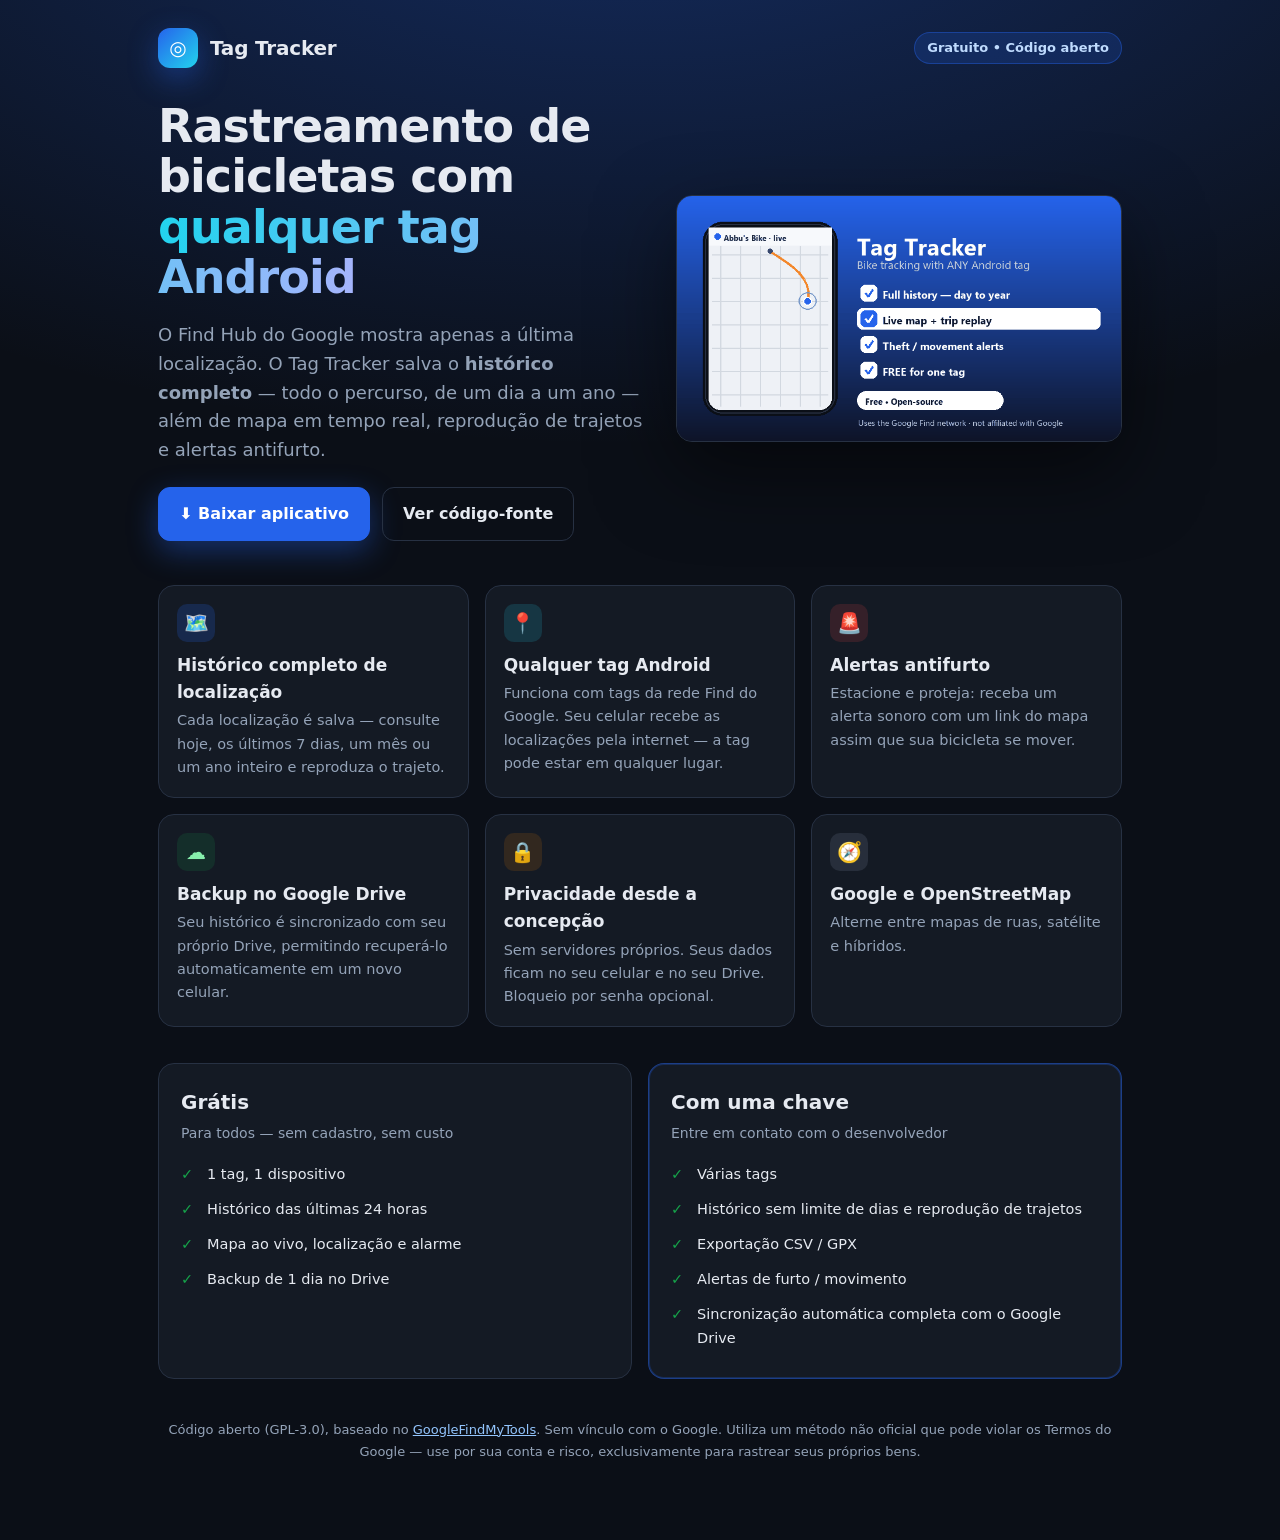
<file: promo/index.html>
<!doctype html>
<html lang="pt-BR">
<head>
<meta charset="utf-8">
<meta name="viewport" content="width=device-width, initial-scale=1">
<title>Tag Tracker — Rastreamento gratuito de bicicletas com qualquer tag Android</title>
<style>
  :root{
    --bg:#0b0f17; --card:#141a24; --line:#273143; --text:#e6eaf1; --muted:#94a3b8;
    --blue:#2563eb; --cyan:#22d3ee; --green:#16a34a; --amber:#d97706; --danger:#ef4444;
    --r:16px;
  }
  *{box-sizing:border-box}
  body{margin:0;font:16px/1.6 system-ui,-apple-system,"Segoe UI",Roboto,sans-serif;color:var(--text);
    background:radial-gradient(1200px 600px at 50% -10%,rgba(37,99,235,.35),transparent),var(--bg);
    -webkit-font-smoothing:antialiased}
  .wrap{max-width:1000px;margin:0 auto;padding:28px 18px 64px}
  header{display:flex;align-items:center;gap:12px;margin-bottom:28px}
  .logo{width:40px;height:40px;border-radius:12px;background:linear-gradient(135deg,var(--blue),var(--cyan));
    display:grid;place-items:center;box-shadow:0 10px 30px rgba(37,99,235,.4)}
  .logo b{color:#fff;font-size:20px}
  .brand{font-weight:800;font-size:20px;letter-spacing:-.01em}
  .hero{display:grid;grid-template-columns:1.1fr 1fr;gap:28px;align-items:center}
  @media(max-width:760px){.hero{grid-template-columns:1fr}}
  h1{font-size:clamp(30px,5vw,46px);line-height:1.1;letter-spacing:-.02em;margin:.1em 0 .3em}
  h1 span{background:linear-gradient(90deg,var(--cyan),#a5b4fc);-webkit-background-clip:text;background-clip:text;color:transparent}
  .sub{color:var(--muted);font-size:18px;max-width:44ch}
  .cta{display:flex;gap:12px;flex-wrap:wrap;margin-top:22px}
  .btn{display:inline-flex;align-items:center;gap:8px;padding:13px 20px;border-radius:12px;font-weight:700;
    text-decoration:none;border:1px solid var(--line)}
  .btn.primary{background:var(--blue);color:#fff;border-color:var(--blue);box-shadow:0 10px 30px rgba(37,99,235,.4)}
  .btn.ghost{color:var(--text)}
  .shot{border-radius:var(--r);border:1px solid var(--line);box-shadow:0 30px 80px rgba(0,0,0,.5);width:100%;display:block;background:#0d1420}
  .pill{display:inline-block;font-size:13px;font-weight:700;color:#bfdbfe;background:rgba(37,99,235,.18);
    border:1px solid rgba(37,99,235,.4);padding:5px 12px;border-radius:999px}
  .grid{display:grid;grid-template-columns:repeat(3,1fr);gap:16px;margin-top:44px}
  @media(max-width:760px){.grid{grid-template-columns:1fr}}
  .feat{background:var(--card);border:1px solid var(--line);border-radius:var(--r);padding:18px}
  .feat .ic{width:38px;height:38px;border-radius:10px;display:grid;place-items:center;font-size:20px;margin-bottom:10px}
  .feat h3{margin:.1em 0 .2em;font-size:17px}
  .feat p{margin:0;color:var(--muted);font-size:14.5px}
  .tiers{display:grid;grid-template-columns:1fr 1fr;gap:16px;margin-top:36px}
  @media(max-width:760px){.tiers{grid-template-columns:1fr}}
  .tier{background:var(--card);border:1px solid var(--line);border-radius:var(--r);padding:22px}
  .tier.pro{border-color:rgba(37,99,235,.5);box-shadow:0 0 0 1px rgba(37,99,235,.25) inset}
  .tier h3{margin:0 0 4px;font-size:20px}
  .tier .price{color:var(--muted);font-size:14px;margin-bottom:12px}
  .tier ul{margin:0;padding-left:0;list-style:none}
  .tier li{padding:6px 0 6px 26px;position:relative;font-size:14.5px}
  .tier li::before{content:"✓";position:absolute;left:0;color:var(--green);font-weight:800}
  .tier li.lock::before{content:"🔒";left:0}
  .foot{color:var(--muted);font-size:13px;margin-top:40px;text-align:center;line-height:1.7}
  a{color:#93c5fd}
</style>
</head>
<body>
<div class="wrap">
  <header>
    <div class="logo"><b>◎</b></div>
    <div class="brand">Tag Tracker</div>
    <span class="pill" style="margin-left:auto">Gratuito • Código aberto</span>
  </header>

  <section class="hero">
    <div>
      <h1>Rastreamento de bicicletas com <span>qualquer tag Android</span></h1>
      <p class="sub">O Find Hub do Google mostra apenas a última localização. O Tag Tracker salva o <b>histórico completo</b> — todo o
        percurso, de um dia a um ano — além de mapa em tempo real, reprodução de trajetos e alertas antifurto.</p>
      <div class="cta">
        <a class="btn primary" href="https://github.com/jamesonabade/tag-tracker/actions/workflows/android.yml">⬇ Baixar aplicativo</a>
        <a class="btn ghost" href="https://github.com/jamesonabade/tag-tracker">Ver código-fonte</a>
      </div>
    </div>
    <img class="shot" src="tag-tracker-promo.gif" alt="Demonstração do Tag Tracker">
  </section>

  <div class="grid">
    <div class="feat"><div class="ic" style="background:rgba(37,99,235,.2);color:#93c5fd">🗺️</div>
      <h3>Histórico completo de localização</h3><p>Cada localização é salva — consulte hoje, os últimos 7 dias, um mês ou um ano inteiro e reproduza o trajeto.</p></div>
    <div class="feat"><div class="ic" style="background:rgba(34,211,238,.15);color:#67e8f9">📍</div>
      <h3>Qualquer tag Android</h3><p>Funciona com tags da rede Find do Google. Seu celular recebe as localizações pela internet — a tag pode estar em qualquer lugar.</p></div>
    <div class="feat"><div class="ic" style="background:rgba(239,68,68,.15);color:#fca5a5">🚨</div>
      <h3>Alertas antifurto</h3><p>Estacione e proteja: receba um alerta sonoro com um link do mapa assim que sua bicicleta se mover.</p></div>
    <div class="feat"><div class="ic" style="background:rgba(22,163,74,.15);color:#86efac">☁️</div>
      <h3>Backup no Google Drive</h3><p>Seu histórico é sincronizado com seu próprio Drive, permitindo recuperá-lo automaticamente em um novo celular.</p></div>
    <div class="feat"><div class="ic" style="background:rgba(217,119,6,.15);color:#fcd34d">🔒</div>
      <h3>Privacidade desde a concepção</h3><p>Sem servidores próprios. Seus dados ficam no seu celular e no seu Drive. Bloqueio por senha opcional.</p></div>
    <div class="feat"><div class="ic" style="background:rgba(148,163,184,.15);color:#cbd5e1">🧭</div>
      <h3>Google e OpenStreetMap</h3><p>Alterne entre mapas de ruas, satélite e híbridos.</p></div>
  </div>

  <div class="tiers">
    <div class="tier">
      <h3>Grátis</h3><div class="price">Para todos — sem cadastro, sem custo</div>
      <ul><li>1 tag, 1 dispositivo</li><li>Histórico das últimas 24 horas</li><li>Mapa ao vivo, localização e alarme</li><li>Backup de 1 dia no Drive</li></ul>
    </div>
    <div class="tier pro">
      <h3>Com uma chave</h3><div class="price">Entre em contato com o desenvolvedor</div>
      <ul><li>Várias tags</li><li>Histórico sem limite de dias e reprodução de trajetos</li><li>Exportação CSV / GPX</li><li>Alertas de furto / movimento</li><li>Sincronização automática completa com o Google Drive</li></ul>
    </div>
  </div>

  <p class="foot">
    Código aberto (GPL-3.0), baseado no <a href="https://github.com/leonboe1/GoogleFindMyTools">GoogleFindMyTools</a>.
    Sem vínculo com o Google. Utiliza um método não oficial que pode violar os Termos do Google — use por sua conta e risco,
    exclusivamente para rastrear seus próprios bens.
  </p>
</div>
</body>
</html>
</file>
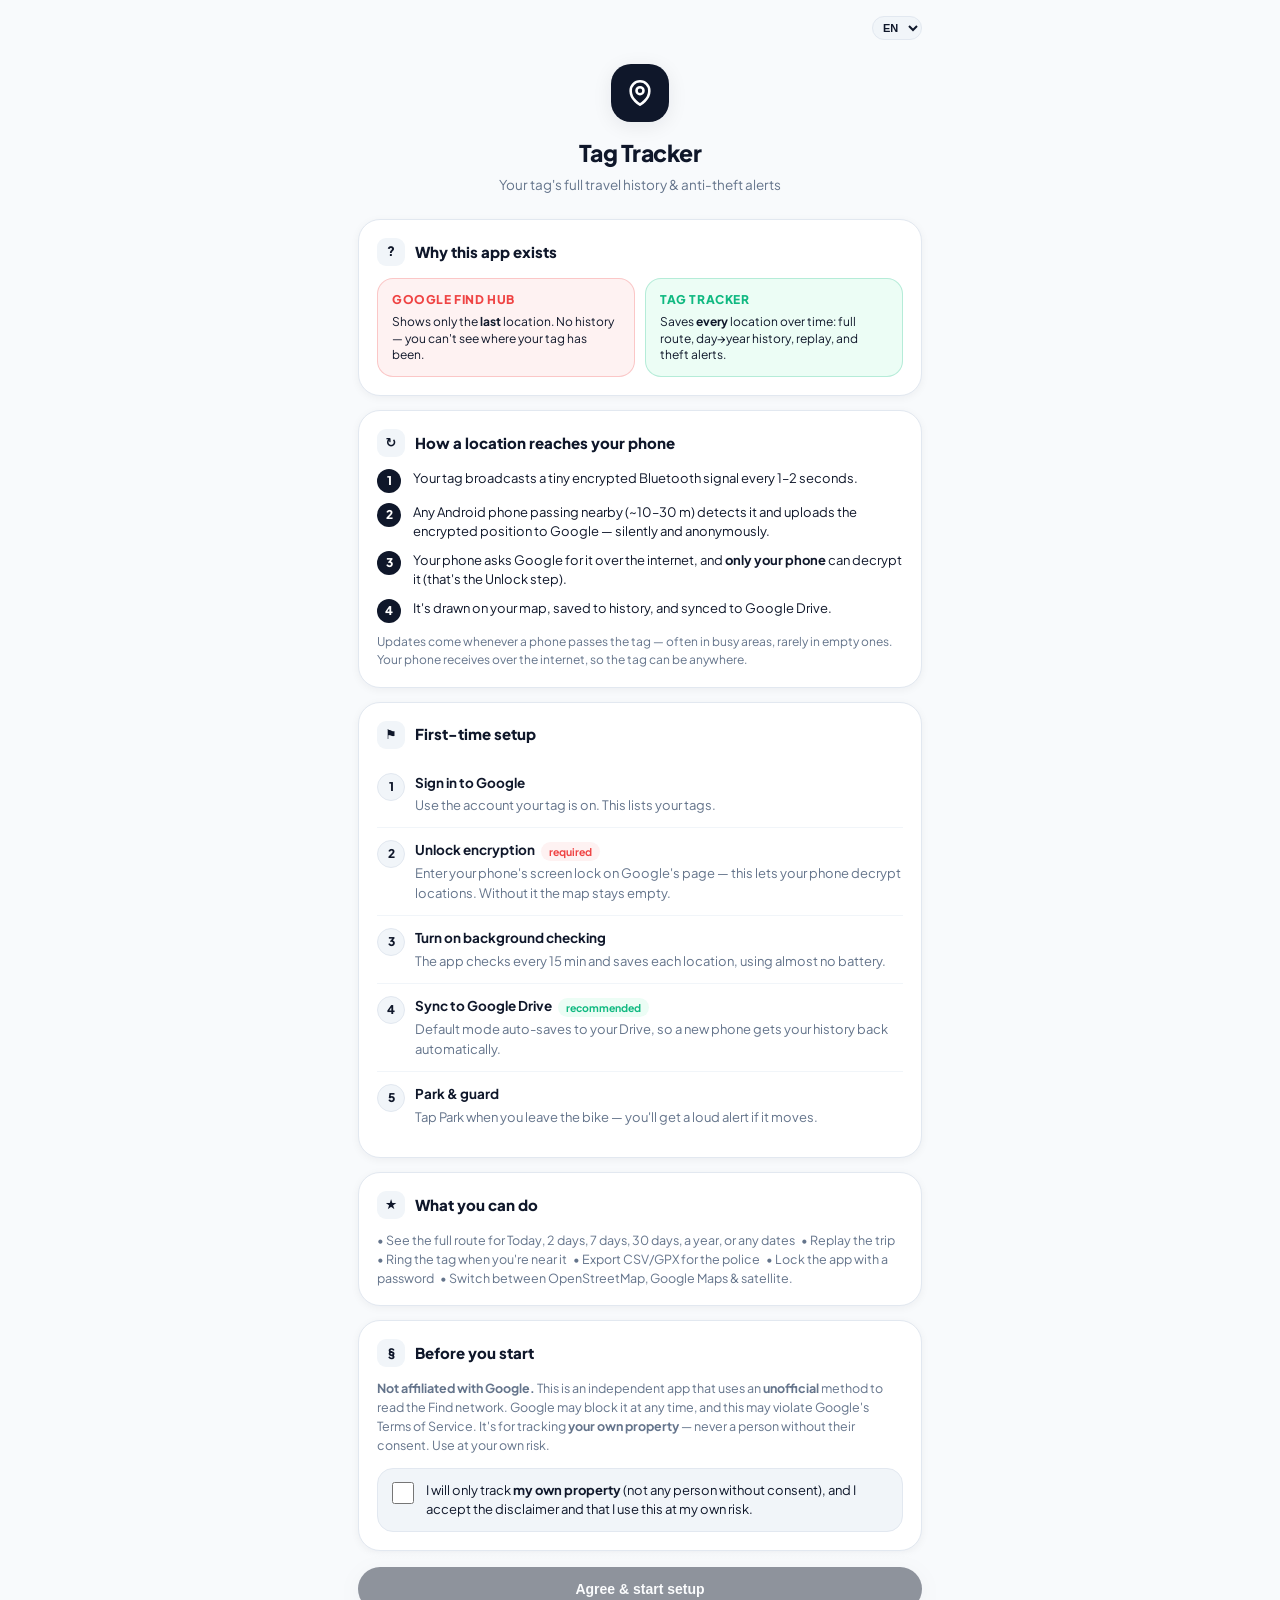
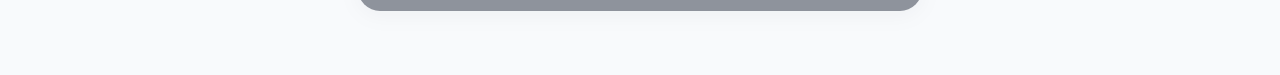
<file: web/help.html>
<!doctype html>
<html lang="pt-BR">
<head>
<meta charset="utf-8">
<meta name="viewport" content="width=device-width, initial-scale=1, viewport-fit=cover">
<title data-i18n="help_title">Como o Tag Tracker funciona</title>
<link rel="stylesheet" href="static/style.css?v=3.23.2">
<style>
  html,
  body {
    width: 100%;
    height: auto !important;
    min-height: 100vh !important;
    overflow-x: hidden !important;
    overflow-y: auto !important;
    position: static !important;
    -webkit-overflow-scrolling: touch !important;
    touch-action: pan-y !important;
    user-select: text !important;
  }
  body {
    background: var(--surface-subtle);
    color: var(--text);
  }
  .wrap {
    max-width: 600px;
    margin: 0 auto;
    padding: 16px 18px calc(60px + env(safe-area-inset-bottom, 24px));
    min-height: 100vh;
    box-sizing: border-box;
  }
  .top-bar {
    display: flex;
    justify-content: flex-end;
    margin-bottom: 8px;
  }
  .hero {
    text-align: center;
    padding: 16px 12px 10px;
  }
  .hero .logo-box {
    width: 58px;
    height: 58px;
    border-radius: 20px;
    background: var(--text);
    color: var(--surface);
    margin: 0 auto 14px;
    display: flex;
    align-items: center;
    justify-content: center;
    box-shadow: var(--shadow-md);
  }
  .hero h1 {
    font-size: 23px;
    font-weight: 800;
    letter-spacing: -0.02em;
    margin: 4px 0;
    color: var(--text);
  }
  .hero p {
    color: var(--text-muted);
    font-size: 13.5px;
    margin: 4px 0 0;
  }

  .modern-card {
    background: var(--surface);
    border: 1px solid var(--border);
    border-radius: var(--radius-lg);
    padding: 18px;
    margin-top: 14px;
    box-shadow: var(--shadow-sm);
  }
  .modern-card h2 {
    font-size: 15px;
    font-weight: 800;
    margin: 0 0 12px;
    display: flex;
    align-items: center;
    gap: 10px;
    color: var(--text);
  }
  .modern-card h2 .ic-box {
    width: 28px;
    height: 28px;
    border-radius: 9px;
    background: var(--surface-card);
    color: var(--text);
    display: flex;
    align-items: center;
    justify-content: center;
    font-size: 13px;
    font-weight: 800;
    flex-shrink: 0;
  }

  .vs-grid {
    display: grid;
    grid-template-columns: 1fr 1fr;
    gap: 10px;
  }
  .vs-col {
    border-radius: var(--radius-md);
    padding: 12px 14px;
    border: 1px solid var(--border);
  }
  .vs-col.bad {
    background: var(--status-danger-subtle);
    border-color: color-mix(in srgb, var(--status-danger) 25%, transparent);
  }
  .vs-col.good {
    background: var(--status-active-subtle);
    border-color: color-mix(in srgb, var(--status-active) 25%, transparent);
  }
  .vs-col h3 {
    margin: 0 0 5px;
    font-size: 12px;
    font-weight: 800;
    text-transform: uppercase;
    letter-spacing: 0.05em;
  }
  .vs-col.bad h3 { color: var(--status-danger); }
  .vs-col.good h3 { color: var(--status-active); }
  .vs-col p {
    font-size: 12px;
    color: var(--text);
    margin: 0;
    line-height: 1.4;
  }

  .flow-list {
    list-style: none;
    margin: 0;
    padding: 0;
    display: flex;
    flex-direction: column;
    gap: 10px;
  }
  .flow-list li {
    display: flex;
    gap: 12px;
    align-items: flex-start;
    font-size: 13px;
    line-height: 1.45;
  }
  .flow-list .n-pill {
    flex-shrink: 0;
    width: 24px;
    height: 24px;
    border-radius: 50%;
    background: var(--text);
    color: var(--surface);
    display: flex;
    align-items: center;
    justify-content: center;
    font-weight: 800;
    font-size: 12px;
  }

  .steps-list {
    counter-reset: s;
    list-style: none;
    margin: 0;
    padding: 0;
  }
  .steps-list li {
    position: relative;
    padding: 12px 0 12px 38px;
    border-bottom: 1px solid var(--border-subtle);
    font-size: 13px;
  }
  .steps-list li:last-child {
    border-bottom: none;
  }
  .steps-list li::before {
    counter-increment: s;
    content: counter(s);
    position: absolute;
    left: 0;
    top: 12px;
    width: 26px;
    height: 26px;
    border-radius: 50%;
    background: var(--surface-card);
    border: 1px solid var(--border);
    color: var(--text);
    display: flex;
    align-items: center;
    justify-content: center;
    font-weight: 800;
    font-size: 12px;
  }
  .steps-list b {
    display: block;
    margin-bottom: 3px;
    font-size: 13.5px;
    color: var(--text);
  }

  .tag-badge {
    display: inline-block;
    font-size: 10.5px;
    font-weight: 700;
    padding: 2px 8px;
    border-radius: var(--radius-pill);
    background: var(--surface-card);
    color: var(--text-muted);
    vertical-align: middle;
    margin-left: 4px;
  }
  .tag-badge.req {
    background: var(--status-danger-subtle);
    color: var(--status-danger);
  }
  .tag-badge.rec {
    background: var(--status-active-subtle);
    color: var(--status-active);
  }

  .agree-label {
    display: flex;
    gap: 12px;
    align-items: flex-start;
    margin-top: 14px;
    padding: 12px 14px;
    border-radius: var(--radius-md);
    background: var(--surface-card);
    border: 1.5px solid var(--border);
    cursor: pointer;
    user-select: none;
    -webkit-tap-highlight-color: transparent;
    touch-action: manipulation;
    transition: all 0.2s ease;
  }
  .agree-label:active {
    background: var(--border-subtle);
  }
  .agree-label.checked {
    border-color: var(--accent);
    background: var(--accent-subtle);
  }
  .agree-checkbox {
    width: 22px;
    height: 22px;
    margin-top: 1px;
    flex-shrink: 0;
    cursor: pointer;
    accent-color: #0284c7;
  }
  .agree-text {
    font-size: 13px;
    line-height: 1.45;
    color: var(--text);
  }

  .cta-bar {
    position: sticky;
    bottom: 0;
    padding: 16px 0 4px;
    background: linear-gradient(to top, var(--surface-subtle) 85%, transparent);
  }
  .cta-btn {
    width: 100%;
    padding: 14px;
    font-size: 14px;
    font-weight: 700;
    border-radius: var(--radius-pill);
    background: var(--text);
    color: var(--surface);
    border: none;
    box-shadow: var(--shadow-md);
    cursor: pointer;
    transition: transform 0.15s ease, opacity 0.15s ease;
  }
  .cta-btn:active {
    transform: scale(0.97);
  }
</style>
</head>
<body>
<div class="wrap">
  <div class="top-bar">
    <select id="langSelect" class="pill-select" title="Idioma / Language" aria-label="Idioma">
      <option value="pt-BR">PT</option>
      <option value="en">EN</option>
    </select>
  </div>

  <div class="hero">
    <div class="logo-box">
      <svg width="28" height="28" viewBox="0 0 24 24" fill="none" stroke="currentColor" stroke-width="2.2" stroke-linecap="round" stroke-linejoin="round"><path d="M12 22s-8-4.5-8-11.8A8 8 0 0 1 12 2a8 8 0 0 1 8 8.2c0 7.3-8 11.8-8 11.8z"/><circle cx="12" cy="10" r="3"/></svg>
    </div>
    <h1 data-i18n="app_title">Tag Tracker</h1>
    <p data-i18n="help_hero_sub">Histórico completo de deslocamento e alertas antifurto para suas tags</p>
  </div>

  <div class="modern-card">
    <h2><span class="ic-box">?</span> <span data-i18n="help_why_title">Por que este app existe</span></h2>
    <div class="vs-grid">
      <div class="vs-col bad">
        <h3 data-i18n="help_why_google_title">Google Find Hub</h3>
        <p data-i18n="help_why_google_desc">Mostra apenas a <b>última</b> localização. Sem histórico — não é possível ver por onde sua tag passou.</p>
      </div>
      <div class="vs-col good">
        <h3 data-i18n="help_why_tt_title">Tag Tracker</h3>
        <p data-i18n="help_why_tt_desc">Salva <b>todas</b> as localizações ao longo do tempo: percurso completo, histórico de 1 dia a 1 ano, replay e alertas de furto.</p>
      </div>
    </div>
  </div>

  <div class="modern-card">
    <h2><span class="ic-box">↻</span> <span data-i18n="help_flow_title">Como uma localização chega ao seu celular</span></h2>
    <ul class="flow-list">
      <li><span class="n-pill">1</span><div data-i18n="help_flow_1">Sua tag emite um pequeno sinal Bluetooth criptografado a cada 1–2 segundos.</div></li>
      <li><span class="n-pill">2</span><div data-i18n="help_flow_2">Qualquer celular Android passando por perto (~10–30 m) detecta o sinal e envia a posição criptografada para o Google — de forma silenciosa e anônima.</div></li>
      <li><span class="n-pill">3</span><div data-i18n="help_flow_3">Seu celular solicita os dados ao Google pela internet, e <b>apenas o seu celular</b> consegue descriptografá-los (etapa de Desbloqueio).</div></li>
      <li><span class="n-pill">4</span><div data-i18n="help_flow_4">A rota é desenhada no mapa, gravada no histórico e sincronizada com o Google Drive.</div></li>
    </ul>
    <p style="font-size:12px;color:var(--text-muted);margin-top:10px;" data-i18n="help_flow_note">As atualizações chegam sempre que um celular passa perto da tag — frequente em áreas movimentadas, raro em locais ermos. Seu celular recebe pela internet, logo a tag pode estar em qualquer lugar.</p>
  </div>

  <div class="modern-card">
    <h2><span class="ic-box">⚑</span> <span data-i18n="help_setup_title">Configuração inicial</span></h2>
    <ol class="steps-list">
      <li>
        <b data-i18n="help_step_1_title">Conecte sua conta Google</b>
        <span style="color:var(--text-muted)" data-i18n="help_step_1_desc">Use a mesma conta onde a tag está cadastrada. Isso lista seus rastreadores.</span>
      </li>
      <li>
        <b><span data-i18n="help_step_2_title">Desbloqueie a criptografia</span> <span class="tag-badge req" data-i18n="help_required">obrigatório</span></b>
        <span style="color:var(--text-muted)" data-i18n="help_step_2_desc">Digite o bloqueio de tela do celular na página do Google — isso permite ao app descriptografar as posições. Sem isso, o mapa fica vazio.</span>
      </li>
      <li>
        <b data-i18n="help_step_3_title">Ative a verificação em segundo plano</b>
        <span style="color:var(--text-muted)" data-i18n="help_step_3_desc">O app verifica a cada 15 min e salva cada localização, quase sem gastar bateria.</span>
      </li>
      <li>
        <b><span data-i18n="help_step_4_title">Sincronize com o Google Drive</span> <span class="tag-badge rec" data-i18n="help_recommended">recomendado</span></b>
        <span style="color:var(--text-muted)" data-i18n="help_step_4_desc">O modo padrão salva automaticamente no seu Drive, para que você recupere o histórico em outro celular.</span>
      </li>
      <li>
        <b data-i18n="help_step_5_title">Estacione e proteja</b>
        <span style="color:var(--text-muted)" data-i18n="help_step_5_desc">Toque em Estacionar ao deixar sua bicicleta ou veículo — você receberá um alerta sonoro caso ela se mova.</span>
      </li>
    </ol>
  </div>

  <div class="modern-card">
    <h2><span class="ic-box">★</span> <span data-i18n="help_features_title">O que você pode fazer</span></h2>
    <p style="font-size:12.5px;color:var(--text-muted);line-height:1.5;" data-i18n="help_features_desc">• Ver rotas completas para Hoje, 2 dias, 7 dias, 30 dias, 1 ano ou datas personalizadas &nbsp; • Replay do percurso &nbsp; • Tocar alarme na tag quando estiver próximo &nbsp; • Exportar CSV/GPX &nbsp; • Trocar entre OpenStreetMap, Google Maps e Satélite.</p>
  </div>

  <div class="modern-card">
    <h2><span class="ic-box">§</span> <span data-i18n="help_disclaimer_title">Antes de começar</span></h2>
    <p style="font-size:12.5px;color:var(--text-muted);line-height:1.5;" data-i18n="help_disclaimer_desc"><b>Não afiliado ao Google.</b> Este é um aplicativo independente que utiliza um método <b>não oficial</b> para ler a rede Find Hub. O Google pode alterar ou bloquear isso a qualquer momento. Use apenas para rastrear <b>seus próprios bens</b> — nunca uma pessoa sem seu consentimento. Uso por sua conta e risco.</p>
    <label class="agree-label" id="agreeLabel" for="agree">
      <input type="checkbox" id="agree" class="agree-checkbox">
      <span class="agree-text" data-i18n="help_agree_check">Rastrearei apenas <b>meus próprios pertences</b> (nunca uma pessoa sem consentimento), e aceito o termo de responsabilidade e uso por minha conta e risco.</span>
    </label>
  </div>

  <div class="cta-bar">
    <button id="start" disabled style="opacity:.45" class="cta-btn" data-i18n="help_start_btn">Concordar &amp; iniciar configuração</button>
  </div>
</div>
<script src="static/i18n.js?v=3.23.2"></script>
<script>
  var langSel = document.getElementById('langSelect');
  if (langSel && window.I18N) {
    langSel.value = window.I18N.lang;
    langSel.addEventListener('change', function() { window.I18N.setLang(langSel.value); });
  }
  var cb = document.getElementById('agree'), b = document.getElementById('start'), label = document.getElementById('agreeLabel');
  function syncAgreeState() {
    b.disabled = !cb.checked;
    b.style.opacity = cb.checked ? '1' : '.45';
    b.style.cursor = cb.checked ? 'pointer' : 'not-allowed';
    if (label) label.classList.toggle('checked', cb.checked);
  }
  cb.addEventListener('change', syncAgreeState);
  cb.addEventListener('input', syncAgreeState);
  b.addEventListener('click', function() {
    if (b.disabled) return;
    try { localStorage.setItem('tt_consent', '1'); } catch(e){}
    if (window.TagTrackerApp && TagTrackerApp.doneHelp) TagTrackerApp.doneHelp(); else window.close();
  });
</script>
</body>
</html>
</file>
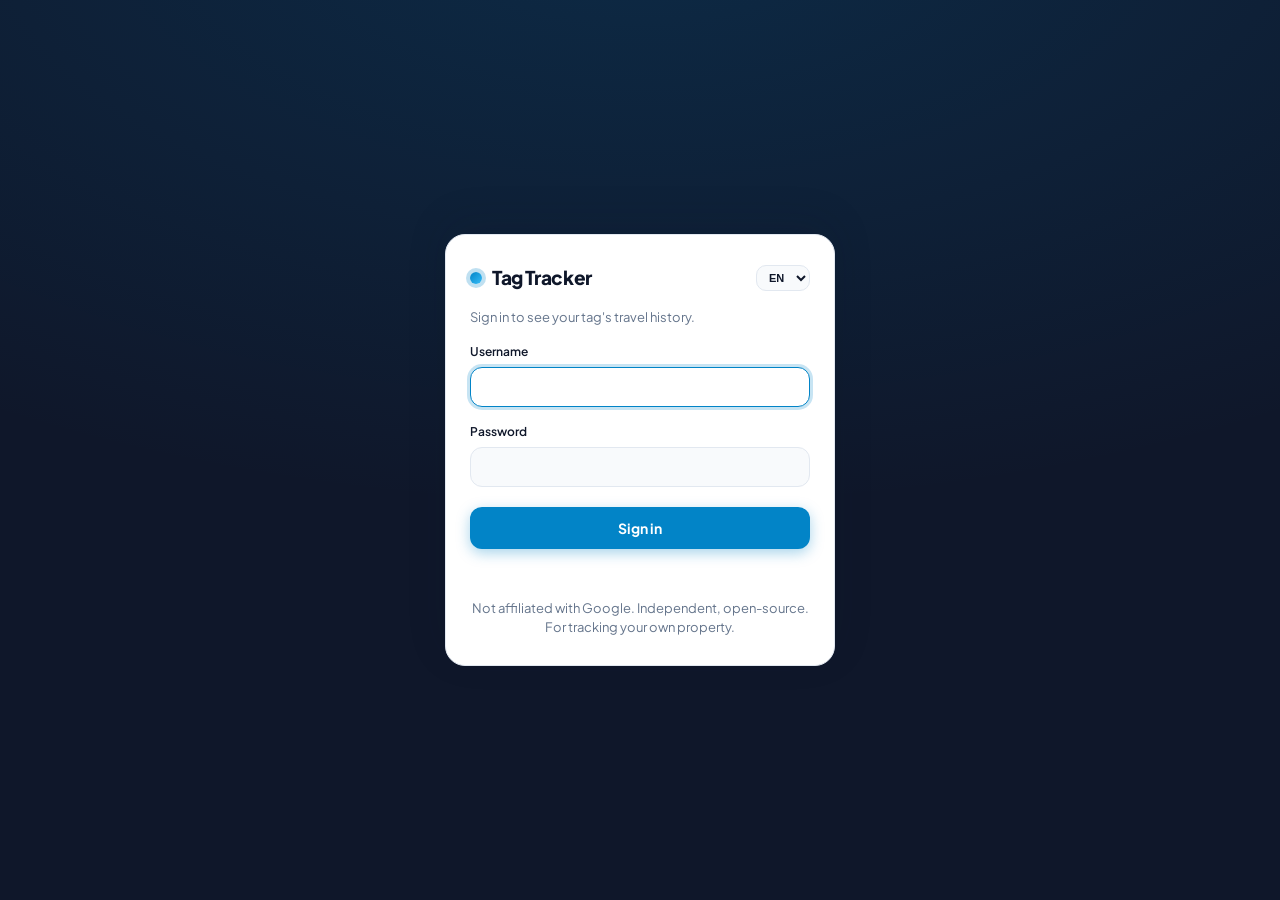
<file: web/login.html>
<!doctype html>
<html lang="pt-BR">
<head>
<meta charset="utf-8">
<meta name="viewport" content="width=device-width, initial-scale=1">
<title data-i18n="login_title">Tag Tracker – Entrar</title>
<link rel="stylesheet" href="static/style.css?v=3.23.2">
<link rel="manifest" href="static/manifest.webmanifest">
<meta name="theme-color" content="#2563eb">
</head>
<body class="login-body">
<form class="login-card" id="f">
  <div style="display:flex;justify-content:space-between;align-items:center;">
    <div class="brand"><span class="dot"></span> Tag Tracker</div>
    <select id="langSelect" class="lang-select" title="Idioma / Language" aria-label="Idioma">
      <option value="pt-BR">PT</option>
      <option value="en">EN</option>
    </select>
  </div>
  <p class="muted" data-i18n="login_subtitle">Entre para visualizar o histórico de deslocamento da sua tag.</p>
  <label><span data-i18n="login_user">Usuário</span><input name="username" autocomplete="username" required autofocus></label>
  <label><span data-i18n="login_pass">Senha</span><input name="password" type="password" autocomplete="current-password" required></label>
  <button type="submit" class="primary" data-i18n="login_btn">Entrar</button>
  <p class="error" id="err"></p>
  <button type="button" class="link" id="server" hidden onclick="TagTrackerApp.changeServer()" data-i18n="change_server">Trocar servidor</button>
  <p class="muted small" style="text-align:center;margin:4px 0 0" data-i18n="login_legal">Não afiliado ao Google. Independente e de código aberto. Para rastreamento de propriedade própria.</p>
</form>
<script src="static/i18n.js?v=3.23.2"></script>
<script>
if (window.TagTrackerApp) document.getElementById('server').hidden = false;
const langSel = document.getElementById('langSelect');
if (langSel && window.I18N) {
  langSel.value = window.I18N.lang;
  langSel.addEventListener('change', () => window.I18N.setLang(langSel.value));
}
document.getElementById('f').addEventListener('submit', async (e) => {
  e.preventDefault();
  const fd = new FormData(e.target), err = document.getElementById('err');
  err.textContent = '';
  try {
    const r = await fetch('/api/login', {
      method: 'POST', headers: {'Content-Type': 'application/json'},
      body: JSON.stringify({username: fd.get('username'), password: fd.get('password')})
    });
    if (r.ok) {
      location.href = '/';
    } else {
      const data = await r.json().catch(() => ({}));
      let msg = data.detail;
      if (r.status === 401 && window.I18N) msg = window.I18N.t('login_failed');
      else if (r.status === 429 && window.I18N) msg = window.I18N.t('login_too_many');
      err.textContent = msg || (window.I18N ? window.I18N.t('login_generic_error') : 'Sign in failed');
    }
  } catch (ex) {
    err.textContent = window.I18N ? window.I18N.t('login_generic_error') : 'Sign in failed';
  }
});
</script>
</body>
</html>
</file>
<file: web/static/style.css>
/* ==========================================================================
   Tag Tracker – Modern & Fluid Mobile Interface
   ========================================================================== */

@import url('https://fonts.googleapis.com/css2?family=Plus+Jakarta+Sans:wght@400;500;600;700;800&display=swap');

:root {
  --bg: #0f172a;
  --surface: #ffffff;
  --surface-subtle: #f8fafc;
  --surface-card: #f1f5f9;
  --border: #e2e8f0;
  --border-subtle: #f1f5f9;
  --text: #0f172a;
  --text-muted: #64748b;
  --text-subtle: #94a3b8;

  --accent: #0284c7;
  --accent-600: #0369a1;
  --accent-subtle: #e0f2fe;
  --accent-text: #ffffff;

  --status-active: #10b981;
  --status-active-subtle: #ecfdf5;
  --status-warn: #f59e0b;
  --status-warn-subtle: #fef3c7;
  --status-danger: #ef4444;
  --status-danger-subtle: #fef2f2;

  --shadow-sm: 0 2px 8px rgba(15, 23, 42, 0.05);
  --shadow-md: 0 4px 20px rgba(15, 23, 42, 0.08);
  --shadow-sheet: 0 -12px 40px rgba(15, 23, 42, 0.12);
  --shadow-float: 0 8px 30px rgba(15, 23, 42, 0.14);

  --radius-sm: 10px;
  --radius-md: 16px;
  --radius-lg: 22px;
  --radius-pill: 9999px;

  color-scheme: light;
}

@media (prefers-color-scheme: dark) {
  :root {
    --bg: #090d16;
    --surface: #131926;
    --surface-subtle: #192233;
    --surface-card: #1e293b;
    --border: #263347;
    --border-subtle: #1f2a3a;
    --text: #f8fafc;
    --text-muted: #94a3b8;
    --text-subtle: #64748b;

    --accent: #38bdf8;
    --accent-600: #0284c7;
    --accent-subtle: #0c263d;
    --accent-text: #082f49;

    --status-active: #34d399;
    --status-active-subtle: #063723;
    --status-warn: #fbbf24;
    --status-warn-subtle: #3a2505;
    --status-danger: #f87171;
    --status-danger-subtle: #380d0d;

    --shadow-sm: 0 2px 8px rgba(0, 0, 0, 0.4);
    --shadow-md: 0 4px 20px rgba(0, 0, 0, 0.5);
    --shadow-sheet: 0 -12px 44px rgba(0, 0, 0, 0.7);
    --shadow-float: 0 8px 30px rgba(0, 0, 0, 0.6);

    color-scheme: dark;
  }

  body:not(.imagery) .leaflet-tile-pane {
    filter: invert(1) hue-rotate(180deg) brightness(0.92) contrast(0.92);
  }
}

* {
  box-sizing: border-box;
  margin: 0;
  padding: 0;
  -webkit-tap-highlight-color: transparent;
}

html,
body {
  width: 100%;
  min-height: 100%;
}

body.mobile-app {
  height: 100%;
  overflow: hidden;
  position: fixed;
}

/* ==========================================================================
   Login Page Styles
   ========================================================================== */

body.login-body {
  display: flex;
  align-items: center;
  justify-content: center;
  min-height: 100vh;
  padding: 20px;
  background: radial-gradient(1200px 600px at 50% -10%, color-mix(in srgb, var(--accent) 18%, transparent), transparent), var(--bg);
  color: var(--text);
  overflow-y: auto;
}

.login-card {
  width: 100%;
  max-width: 390px;
  background: var(--surface);
  border: 1px solid var(--border);
  border-radius: 20px;
  padding: 28px 24px;
  box-shadow: var(--shadow-sheet);
  display: flex;
  flex-direction: column;
  gap: 16px;
  position: relative;
  z-index: 10;
}

.login-card .brand {
  font-weight: 800;
  font-size: 19px;
  letter-spacing: -0.02em;
  display: flex;
  align-items: center;
  gap: 10px;
  color: var(--text);
}

.login-card .dot {
  width: 12px;
  height: 12px;
  border-radius: 50%;
  background: linear-gradient(135deg, #0284c7, #38bdf8);
  box-shadow: 0 0 0 4px color-mix(in srgb, var(--accent) 25%, transparent);
}

.login-card .lang-select {
  padding: 5px 8px;
  font-size: 11px;
  font-weight: 700;
  border-radius: 10px;
  background: var(--surface-subtle);
  border: 1px solid var(--border);
  color: var(--text);
  cursor: pointer;
  outline: none;
}

.login-card p.muted {
  font-size: 13px;
  color: var(--text-muted);
  line-height: 1.45;
  margin: 0;
}

.login-card label {
  display: flex;
  flex-direction: column;
  gap: 6px;
  font-weight: 600;
  font-size: 12px;
  color: var(--text);
}

.login-card input {
  font-family: inherit;
  font-size: 14px;
  color: var(--text);
  background: var(--surface-subtle);
  border: 1.5px solid var(--border);
  border-radius: 12px;
  padding: 10px 14px;
  width: 100%;
  outline: none;
  transition: border-color 0.15s ease, box-shadow 0.15s ease, background-color 0.15s ease;
}

.login-card input:focus {
  background: var(--surface);
  border-color: var(--accent);
  box-shadow: 0 0 0 3px color-mix(in srgb, var(--accent) 22%, transparent);
}

.login-card button.primary {
  font-family: inherit;
  font-size: 14px;
  font-weight: 700;
  color: var(--accent-text);
  background: var(--accent);
  border: none;
  border-radius: 12px;
  padding: 12px 16px;
  cursor: pointer;
  transition: background-color 0.15s ease, transform 0.08s ease, box-shadow 0.15s ease;
  box-shadow: 0 4px 14px color-mix(in srgb, var(--accent) 35%, transparent);
  margin-top: 4px;
}

.login-card button.primary:hover {
  background: var(--accent-600);
}

.login-card button.primary:active {
  transform: scale(0.98);
}

.login-card .error {
  color: var(--status-danger);
  min-height: 1.2em;
  font-size: 12px;
  font-weight: 600;
  text-align: center;
  margin: 0;
}

.login-card button.link {
  background: none;
  border: none;
  color: var(--text-muted);
  padding: 6px 2px;
  font-size: 12px;
  font-weight: 600;
  cursor: pointer;
  text-align: center;
  transition: color 0.12s ease;
}

.login-card button.link:hover {
  color: var(--accent);
}

.login-card .small {
  font-size: 11px;
  line-height: 1.4;
  color: var(--text-subtle);
}

body {
  font-family: 'Plus Jakarta Sans', system-ui, -apple-system, BlinkMacSystemFont, "Segoe UI", Roboto, sans-serif;
  font-size: 14px;
  line-height: 1.5;
  color: var(--text);
  background-color: var(--bg);
  -webkit-font-smoothing: antialiased;
  user-select: none;
}

/* ==========================================================================
   Fullscreen Map
   ========================================================================== */

#map {
  position: absolute;
  inset: 0;
  width: 100%;
  height: 100%;
  z-index: 1;
}

/* Pressable Feedback Suave */
.pressable {
  transition: transform 0.15s ease, background-color 0.15s ease, opacity 0.15s ease;
}
.pressable:active {
  transform: scale(0.95);
}

/* ==========================================================================
   Map Floating Controls (Estilo Protótipo 40x40 Rounded-XL)
   ========================================================================== */

.map-floating-controls {
  position: fixed;
  top: calc(max(14px, env(safe-area-inset-top)) + 54px);
  right: 14px;
  z-index: 85;
  display: flex;
  flex-direction: column;
  gap: 8px;
  pointer-events: auto;
}

.map-control-btn {
  width: 40px;
  height: 40px;
  border-radius: 12px;
  background: color-mix(in srgb, var(--surface) 95%, transparent);
  backdrop-filter: blur(12px);
  -webkit-backdrop-filter: blur(12px);
  border: 1px solid color-mix(in srgb, var(--border) 80%, transparent);
  box-shadow: 0 4px 14px rgba(15, 23, 42, 0.08);
  color: #334155;
  font-size: 13px;
  font-weight: 700;
  display: flex;
  align-items: center;
  justify-content: center;
  cursor: pointer;
  user-select: none;
}
.map-control-btn:hover {
  color: var(--accent);
}
#btnRecenter:hover {
  color: var(--status-active);
}

.map-layer-toast {
  position: fixed;
  top: calc(max(14px, env(safe-area-inset-top)) + 58px);
  left: 50%;
  transform: translateX(-50%);
  z-index: 95;
  background: #0f172a;
  color: #ffffff;
  padding: 6px 14px;
  border-radius: 9999px;
  font-size: 11px;
  font-weight: 700;
  box-shadow: 0 4px 16px rgba(0, 0, 0, 0.25);
  border: 1px solid rgba(255, 255, 255, 0.15);
  pointer-events: none;
  animation: fadeInToast 0.25s ease;
}
@keyframes fadeInToast {
  from { opacity: 0; transform: translate(-50%, -8px); }
  to { opacity: 1; transform: translate(-50%, 0); }
}

.leaflet-control-zoom,
.leaflet-control-layers {
  display: none !important;
}

/* ==========================================================================
   Top Floating Bar (Glassmorphic)
   ========================================================================== */

.top-floating-bar {
  position: fixed;
  top: max(12px, env(safe-area-inset-top));
  left: 12px;
  right: 12px;
  z-index: 100;
  display: flex;
  align-items: center;
  justify-content: space-between;
  padding: 6px 10px;
  background: color-mix(in srgb, var(--surface) 92%, transparent);
  backdrop-filter: blur(16px);
  -webkit-backdrop-filter: blur(16px);
  border: 1px solid color-mix(in srgb, var(--border) 70%, transparent);
  border-radius: var(--radius-pill);
  box-shadow: var(--shadow-md);
  box-sizing: border-box;
}

.brand-pill {
  display: flex;
  align-items: center;
  gap: 7px;
  font-weight: 700;
  font-size: 13px;
  letter-spacing: -0.02em;
  color: var(--text);
  padding: 2px 4px;
  max-width: 130px;
  min-width: 0;
  flex-shrink: 1;
}

.brand-title {
  max-width: 105px;
  white-space: nowrap;
  overflow: hidden;
  text-overflow: ellipsis;
  display: inline-block;
}

.status-pulse {
  width: 8px;
  height: 8px;
  border-radius: 50%;
  background: var(--status-active);
  box-shadow: 0 0 0 3px color-mix(in srgb, var(--status-active) 30%, transparent);
  display: inline-block;
  flex-shrink: 0;
  animation: pulseRing 2.4s infinite;
}

@keyframes pulseRing {
  0% {
    box-shadow: 0 0 0 0 color-mix(in srgb, var(--status-active) 45%, transparent);
  }

  70% {
    box-shadow: 0 0 0 6px color-mix(in srgb, var(--status-active) 0%, transparent);
  }

  100% {
    box-shadow: 0 0 0 0 color-mix(in srgb, var(--status-active) 0%, transparent);
  }
}

.top-bar-actions {
  display: flex;
  align-items: center;
  gap: 5px;
  flex-shrink: 0;
}

.pill-select {
  background: var(--surface-card);
  border: 1px solid var(--border);
  color: var(--text);
  font-size: 11px;
  font-weight: 700;
  border-radius: var(--radius-pill);
  padding: 4px 6px;
  cursor: pointer;
  outline: none;
}

.sync-badge {
  font-size: 10.5px;
  font-weight: 600;
  padding: 3px 8px;
  border-radius: var(--radius-pill);
  display: inline-flex;
  align-items: center;
  gap: 4px;
  border: 1px solid transparent;
  white-space: nowrap;
}

.sync-badge::before {
  content: "";
  width: 5px;
  height: 5px;
  border-radius: 50%;
  background: currentColor;
}

.sync-badge.ok {
  color: var(--status-active);
  background: var(--status-active-subtle);
  border-color: color-mix(in srgb, var(--status-active) 25%, transparent);
}

.sync-badge.busy {
  color: var(--status-warn);
  background: var(--status-warn-subtle);
  border-color: color-mix(in srgb, var(--status-warn) 25%, transparent);
}

.sync-badge.err {
  color: var(--status-danger);
  background: var(--status-danger-subtle);
}

.sync-badge.off {
  color: var(--text-muted);
  background: var(--surface-card);
}

.pro-pill {
  font-size: 10.5px;
  font-weight: 700;
  padding: 3px 8px;
  border-radius: var(--radius-pill);
  border: 1px solid color-mix(in srgb, var(--status-warn) 40%, transparent);
  color: #b45309;
  background: #fef3c7;
  cursor: pointer;
  white-space: nowrap;
  transition: transform 0.15s ease;
}

.pro-pill:active {
  transform: scale(0.94);
}

.icon-pill-btn {
  width: 32px;
  height: 32px;
  border-radius: 10px;
  background: var(--surface-card);
  border: 1px solid var(--border);
  color: var(--text-muted);
  display: flex;
  align-items: center;
  justify-content: center;
  cursor: pointer;
  transition: all 0.15s ease;
  flex-shrink: 0;
}

.icon-pill-btn:hover {
  color: var(--text);
  border-color: var(--text);
}

.icon-pill-btn:active {
  transform: scale(0.92);
}

/* ==========================================================================
   Horizontal Tag Carousel (Ergonomic Swipeable List)
   ========================================================================== */

.tag-carousel-wrapper {
  position: fixed;
  left: 0;
  right: 0;
  z-index: 80;
  padding: 0 16px;
  bottom: 395px;
  will-change: bottom;
  pointer-events: none;
}

.tag-carousel-wrapper.carousel-transition {
  transition: bottom 0.38s cubic-bezier(0.16, 1, 0.3, 1) !important;
}

.tag-carousel {
  display: flex;
  align-items: center;
  gap: 10px;
  overflow-x: auto;
  padding: 6px 4px;
  scrollbar-width: none;
  pointer-events: auto;
  cursor: grab;
  user-select: none;
  -webkit-user-select: none;
}
.tag-carousel::-webkit-scrollbar {
  display: none;
}
.tag-carousel.is-dragging {
  cursor: grabbing !important;
}
.tag-carousel.is-dragging .tag-chip {
  cursor: grabbing !important;
}

.tag-chip {
  flex-shrink: 0;
  display: flex;
  align-items: center;
  gap: 9px;
  padding: 7px 14px;
  border-radius: var(--radius-lg);
  background: color-mix(in srgb, var(--surface) 94%, transparent);
  backdrop-filter: blur(12px);
  -webkit-backdrop-filter: blur(12px);
  border: 1px solid var(--border);
  box-shadow: var(--shadow-sm);
  color: var(--text);
  cursor: pointer;
  user-select: none;
  -webkit-user-select: none;
  transition: transform 0.18s ease, background 0.18s ease, color 0.18s ease, border-color 0.18s ease;
}

.tag-chip:active {
  transform: scale(0.94);
}

.tag-chip.active {
  background: var(--text);
  color: var(--surface);
  border-color: var(--text);
  box-shadow: var(--shadow-md);
}

.tag-chip-off {
  color: var(--status-warn);
  font-size: 10px;
  font-weight: 800;
  letter-spacing: 0.07em;
}

.tag-chip.active .tag-chip-off { color: #fbbf24; }

.tag-chip.is-off:not(.active) { border-style: dashed; }

.tag-chip-remove {
  background: transparent;
  color: var(--status-danger);
  border: 0;
  padding: 8px 3px 8px 8px;
  cursor: pointer;
  font-size: 13px;
  flex-shrink: 0;
}

.tag-chip.active .tag-chip-remove { color: #fca5a5; }
.tag-chip-remove:disabled { opacity: 0.45; cursor: wait; }

.tag-chip-icon {
  width: 28px;
  height: 28px;
  border-radius: 9px;
  display: flex;
  align-items: center;
  justify-content: center;
  font-size: 13px;
  background: var(--surface-card);
  transition: all 0.18s ease;
}

.tag-chip-icon.icon-bike {
  background: rgba(239, 68, 68, 0.15);
  color: #ef4444;
}

.tag-chip-icon.icon-key {
  background: rgba(245, 158, 11, 0.15);
  color: #f59e0b;
}

.tag-chip-icon.icon-moto {
  background: rgba(16, 185, 129, 0.15);
  color: #10b981;
}

.tag-chip-icon.icon-phone {
  background: rgba(59, 130, 246, 0.15);
  color: #3b82f6;
}

.tag-chip-icon.icon-car {
  background: rgba(99, 102, 241, 0.15);
  color: #6366f1;
}

.tag-chip-icon.icon-bag {
  background: rgba(168, 85, 247, 0.15);
  color: #a855f7;
}

.tag-chip-icon.icon-default {
  background: rgba(100, 116, 139, 0.15);
  color: #64748b;
}

.tag-chip.active .tag-chip-icon.icon-bike {
  background: rgba(239, 68, 68, 0.28);
  color: #fca5a5;
}

.tag-chip.active .tag-chip-icon.icon-key {
  background: rgba(245, 158, 11, 0.28);
  color: #fde68a;
}

.tag-chip.active .tag-chip-icon.icon-moto {
  background: rgba(16, 185, 129, 0.28);
  color: #6ee7b7;
}

.tag-chip.active .tag-chip-icon.icon-phone {
  background: rgba(59, 130, 246, 0.28);
  color: #93c5fd;
}

.tag-chip.active .tag-chip-icon.icon-car {
  background: rgba(99, 102, 241, 0.28);
  color: #a5b4fc;
}

.tag-chip.active .tag-chip-icon.icon-bag {
  background: rgba(168, 85, 247, 0.28);
  color: #d8b4fe;
}

.tag-chip.active .tag-chip-icon.icon-default {
  background: rgba(255, 255, 255, 0.2);
  color: #ffffff;
}

.tag-chip-content {
  display: flex;
  flex-direction: column;
  text-align: left;
}

.tag-chip-name {
  font-size: 12px;
  font-weight: 700;
  line-height: 1.2;
}

.tag-chip-meta {
  font-size: 10px;
  font-weight: 500;
  color: var(--text-muted);
  line-height: 1.2;
}

.tag-chip.active .tag-chip-meta {
  color: #34d399;
  font-weight: 600;
}

/* ==========================================================================
   Fluid Bottom Sheet (#panel)
   ========================================================================== */

.bottom-sheet {
  position: fixed;
  left: 0;
  right: 0;
  bottom: 0;
  z-index: 90;
  background: var(--surface);
  border-radius: 28px 28px 0 0;
  box-shadow: var(--shadow-sheet);
  border-top: 1px solid var(--border);
  display: flex;
  flex-direction: column;
  height: 380px;
  will-change: height;
  overflow: hidden;
}

.bottom-sheet.sheet-transition {
  transition: height 0.38s cubic-bezier(0.16, 1, 0.3, 1) !important;
}

/* Pílula de Arraste (Drag Handle) */
.sheet-handle-zone {
  width: 100%;
  display: flex;
  align-items: center;
  justify-content: center;
  padding: 10px 0 6px;
  cursor: pointer;
}

.sheet-handle {
  width: 44px;
  height: 5px;
  border-radius: var(--radius-pill);
  background: var(--border);
  transition: background-color 0.2s ease, width 0.2s ease;
}

.sheet-handle-zone:active .sheet-handle {
  background: var(--text-muted);
  width: 52px;
}

/* Conteúdo Rolável da Folha */
.sheet-content {
  flex: 1;
  overflow-y: auto;
  overflow-x: hidden;
  padding: 4px 18px calc(76px + env(safe-area-inset-bottom, 28px));
  display: flex;
  flex-direction: column;
  gap: 14px;
  scrollbar-width: thin;
  -webkit-overflow-scrolling: touch;
}

/* Card de Identificação da Tag Selecionada */
.active-tag-card {
  display: flex;
  align-items: flex-start;
  justify-content: space-between;
  padding-bottom: 12px;
  border-bottom: 1px solid var(--border-subtle);
  gap: 12px;
}

.active-tag-main {
  flex: 1;
  min-width: 0;
}

.tag-headline {
  display: flex;
  align-items: center;
  gap: 6px;
}

.tag-title {
  font-size: 18px;
  font-weight: 800;
  letter-spacing: -0.02em;
  color: var(--text);
  white-space: nowrap;
  overflow: hidden;
  text-overflow: ellipsis;
}

.rename-icon-btn {
  background: none;
  border: none;
  color: #94a3b8;
  cursor: pointer;
  padding: 3px;
  display: flex;
  align-items: center;
  justify-content: center;
  border-radius: 6px;
  transition: color 0.15s ease;
}

.rename-icon-btn:hover {
  color: var(--text);
}

.tag-address-row {
  display: flex;
  align-items: center;
  gap: 5px;
  font-size: 12px;
  color: var(--text-muted);
  margin-top: 3px;
  white-space: nowrap;
  overflow: hidden;
  text-overflow: ellipsis;
}

.tag-address-text {
  display: inline-flex;
  align-items: center;
  gap: 4px;
  color: var(--text-muted);
  font-size: 12px;
  white-space: nowrap;
  overflow: hidden;
  text-overflow: ellipsis;
  max-width: 220px;
}

.inline-pin {
  flex-shrink: 0;
  color: #94a3b8;
}

.tag-dot-sep {
  color: #cbd5e1;
  font-weight: 700;
}

.tag-time-subtle {
  color: var(--text-muted);
  font-size: 11.5px;
  flex-shrink: 0;
}

.directions-pill-btn {
  display: inline-flex;
  align-items: center;
  gap: 5px;
  padding: 6px 12px;
  border-radius: var(--radius-pill);
  background: var(--surface-card);
  color: var(--text);
  font-size: 12px;
  font-weight: 700;
  text-decoration: none;
  border: 1px solid var(--border);
  transition: all 0.15s ease;
  white-space: nowrap;
}

.directions-pill-btn svg {
  color: #0284c7;
}

.directions-pill-btn:active {
  transform: scale(0.95);
  background: var(--border);
}

/* Card Alerta Antifurto / Sentinela */
.guard-card {
  display: flex;
  align-items: center;
  justify-content: space-between;
  padding: 11px 14px;
  border-radius: 16px;
  background: var(--surface-subtle);
  border: 1px solid var(--border);
  transition: all 0.2s ease;
}

.guard-card.armed {
  background: #f0fdf4;
  border-color: #bbf7d0;
}

.guard-info {
  display: flex;
  align-items: center;
  gap: 12px;
}

.guard-icon-wrap {
  width: 36px;
  height: 36px;
  border-radius: 12px;
  background: var(--surface-card);
  color: #64748b;
  display: flex;
  align-items: center;
  justify-content: center;
  transition: all 0.2s ease;
}

.guard-card.armed .guard-icon-wrap {
  background: #dcfce7;
  color: #16a34a;
}

.guard-texts {
  display: flex;
  flex-direction: column;
}

.guard-title {
  font-size: 13px;
  font-weight: 700;
  color: var(--text);
  line-height: 1.2;
}

.guard-subtitle {
  font-size: 11px;
  color: #64748b;
  line-height: 1.2;
  margin-top: 2px;
}

.guard-card.armed .guard-subtitle {
  color: #16a34a;
  font-weight: 600;
}

/* Modern Switch Toggle */
.guard-switch-btn {
  position: relative;
  width: 44px;
  height: 24px;
  border-radius: var(--radius-pill);
  background: #cbd5e1;
  border: none;
  cursor: pointer;
  padding: 2px;
  display: flex;
  align-items: center;
  transition: background-color 0.25s ease;
}

.guard-switch-thumb {
  width: 20px;
  height: 20px;
  border-radius: 50%;
  background: #ffffff;
  box-shadow: 0 1px 3px rgba(0, 0, 0, 0.2);
  transition: transform 0.25s cubic-bezier(0.16, 1, 0.3, 1);
  display: block;
}

.guard-card.armed .guard-switch-btn {
  background: var(--status-active);
}

.guard-card.armed .guard-switch-thumb {
  transform: translateX(20px);
}

/* Grade de Ações Rápidas (3 Cards Verticais - Estilo Protótipo) */
.quick-actions-grid {
  display: grid;
  grid-template-columns: repeat(3, 1fr);
  gap: 10px;
  margin-top: 2px;
}

.action-card-btn {
  display: flex;
  flex-direction: column;
  align-items: center;
  justify-content: center;
  gap: 6px;
  padding: 12px 6px;
  border-radius: 16px;
  cursor: pointer;
  border: 1px solid transparent;
  transition: transform 0.15s ease, background 0.15s ease;
}

.action-card-btn:active {
  transform: scale(0.95);
}

.action-card-btn.primary {
  background: #0f172a;
  color: #ffffff;
  border-color: #0f172a;
  box-shadow: 0 4px 14px rgba(15, 23, 42, 0.15);
}

.action-card-btn.primary .action-icon {
  color: #38bdf8;
}

.action-card-btn.primary .action-label {
  color: #ffffff;
}

.action-card-btn.secondary {
  background: var(--surface-card);
  color: var(--text);
  border-color: var(--border);
}

.action-card-btn.secondary:hover {
  background: var(--border);
}

.action-card-btn.secondary .action-icon.text-amber {
  color: #f59e0b;
}

.action-card-btn.secondary .action-icon.text-slate {
  color: #64748b;
}

.action-card-btn.secondary .action-label {
  color: var(--text);
}

.action-icon {
  display: flex;
  align-items: center;
  justify-content: center;
}

.action-label {
  font-size: 12px;
  font-weight: 700;
  letter-spacing: -0.01em;
  white-space: nowrap;
}

/* Seletor de Períodos de Histórico */
.section-container {
  display: flex;
  flex-direction: column;
  gap: 8px;
  margin-top: 2px;
}

.section-header {
  display: flex;
  align-items: center;
  justify-content: space-between;
}

.section-title {
  font-size: 11px;
  font-weight: 800;
  text-transform: uppercase;
  letter-spacing: 0.05em;
  color: var(--text);
}

.section-badge {
  font-size: 11px;
  font-weight: 500;
  color: var(--text-muted);
}

.chips-scroller {
  display: flex;
  align-items: center;
  gap: 6px;
  overflow-x: auto;
  padding: 3px 2px;
  scrollbar-width: none;
}

.chips-scroller::-webkit-scrollbar {
  display: none;
}

.chips-scroller button {
  flex-shrink: 0;
  padding: 6px 14px;
  border-radius: var(--radius-pill);
  font-size: 12px;
  font-weight: 500;
  background: var(--surface-card);
  border: 1px solid var(--border);
  color: var(--text-muted);
  cursor: pointer;
  transition: all 0.15s ease;
}

.chips-scroller button:active {
  transform: scale(0.94);
}

.chips-scroller button.on {
  background: var(--text);
  color: var(--surface);
  border-color: var(--text);
  font-weight: 600;
  box-shadow: 0 2px 8px rgba(15, 23, 42, 0.15);
}

.chips-scroller button.locked {
  opacity: 0.55;
}

.chips-scroller button.locked::after {
  content: " 🔒";
  font-size: 9px;
}

/* Custom Range Card */
.custom-range-card[hidden],
[hidden] {
  display: none !important;
}

.custom-range-card {
  display: grid;
  grid-template-columns: 1fr 1fr;
  gap: 8px;
  padding: 10px;
  background: var(--surface-card);
  border-radius: 16px;
  border: 1px solid var(--border);
}

.custom-field label {
  display: flex;
  flex-direction: column;
  gap: 3px;
  font-size: 11px;
  font-weight: 600;
  color: var(--text-muted);
}

.custom-field input {
  padding: 6px 8px;
  font-size: 12px;
  border-radius: 8px;
  border: 1px solid var(--border);
  background: var(--surface);
  color: var(--text);
}

.custom-apply-btn {
  grid-column: span 2;
  padding: 8px;
  font-size: 12px;
  font-weight: 700;
  border-radius: 8px;
  background: var(--text);
  color: var(--surface);
  border: none;
  cursor: pointer;
}

/* Cartões de Métricas (Estatísticas Limpas - 3 Cards Estilo Protótipo) */
.stats-grid {
  display: grid;
  grid-template-columns: repeat(3, 1fr);
  gap: 8px;
}

.stat-card {
  background: var(--surface-subtle);
  border: 1px solid var(--border-subtle);
  border-radius: 16px;
  padding: 10px 8px;
  text-align: center;
}

.stat-label {
  font-size: 11px;
  font-weight: 500;
  color: var(--text-muted);
}

.stat-value {
  font-size: 16px;
  font-weight: 800;
  letter-spacing: -0.02em;
  color: var(--text);
  font-variant-numeric: tabular-nums;
  line-height: 1.2;
  margin-top: 2px;
}

.stat-unit {
  font-size: 10px;
  font-weight: 400;
  color: var(--text-muted);
}

/* Playback Card */
.playback-card {
  background: var(--surface-subtle);
  border: 1px solid var(--border-subtle);
  border-radius: 16px;
  padding: 12px 14px;
  display: flex;
  flex-direction: column;
  gap: 10px;
}

.playback-header {
  display: flex;
  align-items: center;
  justify-content: space-between;
}

.playback-title-row {
  display: flex;
  align-items: center;
  gap: 6px;
  font-size: 12px;
  font-weight: 700;
  color: var(--text);
}

.playback-title-row svg {
  color: var(--text-muted);
}

.scrub-indicator {
  font-size: 11px;
  color: var(--text-muted);
  font-weight: 500;
}

.playback-controls {
  display: flex;
  align-items: center;
  gap: 10px;
}

.play-pill-btn {
  width: 36px;
  height: 36px;
  border-radius: 50%;
  background: var(--text);
  color: var(--surface);
  border: none;
  font-size: 12px;
  display: flex;
  align-items: center;
  justify-content: center;
  cursor: pointer;
  flex-shrink: 0;
  transition: transform 0.15s ease;
}

.play-pill-btn:active {
  transform: scale(0.92);
}

.slider-track-wrap {
  flex: 1;
  display: flex;
  align-items: center;
}

.modern-slider {
  width: 100%;
  accent-color: var(--text);
  height: 6px;
  border-radius: 999px;
  background: var(--border);
  outline: none;
  cursor: pointer;
}

.playback-extra-controls {
  display: flex;
  align-items: center;
  justify-content: space-between;
  margin-top: 4px;
  padding-top: 8px;
  border-top: 1px solid var(--border-subtle);
  gap: 8px;
}

.speed-selector {
  display: flex;
  align-items: center;
  gap: 6px;
}

.speed-label {
  font-size: 11px;
  font-weight: 700;
  color: var(--text-muted);
}

.speed-chips {
  display: flex;
  background: var(--surface-card);
  border: 1px solid var(--border);
  border-radius: var(--radius-pill);
  padding: 2px;
  gap: 2px;
}

.speed-chip {
  padding: 2px 8px;
  font-size: 11px;
  font-weight: 700;
  border: none;
  background: transparent;
  color: var(--text-muted);
  border-radius: var(--radius-pill);
  cursor: pointer;
  transition: all 0.15s ease;
}

.speed-chip:hover {
  color: var(--text);
}

.speed-chip.on {
  background: var(--surface);
  color: var(--accent);
  box-shadow: var(--shadow-sm);
}

.loop-toggle-btn {
  display: flex;
  align-items: center;
  gap: 5px;
  padding: 4px 10px;
  font-size: 11px;
  font-weight: 700;
  border-radius: var(--radius-pill);
  border: 1px solid var(--border);
  background: var(--surface-card);
  color: var(--text-muted);
  cursor: pointer;
  transition: all 0.15s ease;
}

.loop-toggle-btn:hover {
  color: var(--text);
  border-color: var(--text-muted);
}

.loop-toggle-btn.active {
  background: var(--accent-subtle);
  color: var(--accent);
  border-color: var(--accent);
}

/* Options & Checkboxes */
.options-container {
  display: flex;
  flex-direction: column;
  gap: 10px;
  padding-top: 4px;
}

.checkbox-grid {
  display: grid;
  grid-template-columns: 1fr 1fr;
  gap: 8px 10px;
  margin-top: 4px;
}

.checkbox-row {
  display: flex;
  align-items: center;
  justify-content: space-between;
  gap: 8px;
}

.modern-check {
  display: inline-flex;
  align-items: center;
  gap: 6px;
  font-size: 11px;
  font-weight: 600;
  color: var(--text-muted);
  cursor: pointer;
  white-space: nowrap;
}

.modern-check input {
  display: none;
}

.check-box {
  width: 18px;
  height: 18px;
  min-width: 18px;
  min-height: 18px;
  flex-shrink: 0;
  border-radius: 6px;
  border: 1.5px solid var(--border);
  background: var(--surface);
  display: inline-flex;
  align-items: center;
  justify-content: center;
  transition: all 0.15s ease;
}

.modern-check input:checked+.check-box {
  background: var(--text);
  border-color: var(--text);
}

.modern-check input:checked+.check-box::after {
  content: "";
  width: 4px;
  height: 8px;
  border: solid #ffffff;
  border-width: 0 2px 2px 0;
  transform: rotate(45deg);
  margin-top: -2px;
}

.export-and-check-row {
  display: flex;
  align-items: center;
  justify-content: space-between;
  gap: 8px;
}

.pill-outline-btn {
  padding: 8px 14px;
  border-radius: var(--radius-pill);
  font-size: 12px;
  font-weight: 700;
  border: 1px solid var(--border);
  background: var(--surface);
  color: var(--text);
  cursor: pointer;
  display: inline-flex;
  align-items: center;
  gap: 6px;
  transition: all 0.15s ease;
}

.pill-outline-btn:active {
  transform: scale(0.95);
}

.pill-outline-btn.primary-subtle {
  background: var(--surface-card);
  border-color: var(--border);
}

.export-btns-group {
  display: flex;
  gap: 6px;
}

.poll-status-text {
  font-size: 11px;
  color: var(--text-muted);
  line-height: 1.3;
}

.sheet-footer {
  display: flex;
  align-items: center;
  justify-content: center;
  border-top: 1px solid var(--border-subtle);
  padding: 14px 0 28px;
  margin-top: 6px;
}

.toggle-size-btn {
  font-size: 13px;
  font-weight: 700;
  padding: 10px 22px;
  background: var(--surface-card);
  border-color: var(--border);
  color: var(--text);
  box-shadow: var(--shadow-sm);
  display: inline-flex;
  align-items: center;
  gap: 7px;
  cursor: pointer;
}

.toggle-size-btn svg,
.toggle-size-btn i,
#toggleIcon {
  transition: transform 0.28s cubic-bezier(0.16, 1, 0.3, 1);
  display: inline-block;
}

.toggle-size-btn.is-collapsed svg,
.toggle-size-btn.is-collapsed i,
.toggle-size-btn.is-collapsed #toggleIcon {
  transform: rotate(180deg);
}

.toggle-size-btn:active {
  transform: scale(0.96);
}

.link-btn {
  background: none;
  border: none;
  color: var(--text-muted);
  font-size: 12px;
  font-weight: 600;
  cursor: pointer;
  padding: 4px 0;
  transition: color 0.15s ease;
}

.link-btn:hover {
  color: var(--text);
}

/* ==========================================================================
   Custom Modal (Substitui window.prompt)
   ========================================================================== */

.modal-backdrop {
  position: fixed;
  inset: 0;
  background: rgba(15, 23, 42, 0.45);
  backdrop-filter: blur(4px);
  -webkit-backdrop-filter: blur(4px);
  z-index: 1000;
  display: flex;
  align-items: flex-end;
  justify-content: center;
  padding: 0;
  opacity: 1;
  transition: opacity 0.2s ease;
}

.modal-backdrop[hidden] {
  display: none !important;
}

.modal-card {
  width: 100%;
  max-width: 480px;
  background: var(--surface);
  border-radius: 24px 24px 0 0;
  padding: 20px 20px 28px;
  box-shadow: var(--shadow-float);
  display: flex;
  flex-direction: column;
  gap: 16px;
  animation: slideUpModal 0.28s cubic-bezier(0.16, 1, 0.3, 1);
}

@keyframes slideUpModal {
  from {
    transform: translateY(100%);
  }

  to {
    transform: translateY(0);
  }
}

.modal-header {
  display: flex;
  align-items: center;
  justify-content: space-between;
}

.modal-title {
  font-size: 16px;
  font-weight: 800;
  color: var(--text);
}

.modal-close-btn {
  background: none;
  border: none;
  font-size: 20px;
  color: var(--text-muted);
  cursor: pointer;
}

.modal-input {
  width: 100%;
  padding: 12px 14px;
  border-radius: var(--radius-md);
  border: 1px solid var(--border);
  background: var(--surface-card);
  color: var(--text);
  font-size: 14px;
  font-weight: 600;
  outline: none;
}

.modal-input:focus {
  border-color: var(--text);
}

.modal-actions {
  display: flex;
  gap: 10px;
}

.pill-btn {
  flex: 1;
  padding: 12px;
  border-radius: var(--radius-pill);
  font-size: 13px;
  font-weight: 700;
  cursor: pointer;
  border: none;
  transition: transform 0.15s ease;
}

.pill-btn:active {
  transform: scale(0.96);
}

.pill-btn.cancel {
  background: var(--surface-card);
  color: var(--text);
}

.pill-btn.confirm {
  background: var(--text);
  color: var(--surface);
}

/* ==========================================================================
   Map Markers - Alfinete com Balão
   ========================================================================== */

.custom-div-icon {
  background: transparent !important;
  border: none !important;
}

/* ==========================================================================
   ALFINETES COM BALÃO & PONTA EXATA NA COORDENADA (LEAFLET DIVICON)
   ========================================================================== */

/* 1. Alfinete Mais Recente */
.pin-balloon-latest,
.marker-latest-node {
  position: relative;
  display: flex;
  flex-direction: column;
  align-items: center;
  pointer-events: auto;
  cursor: pointer;
  filter: drop-shadow(0 4px 10px rgba(0, 0, 0, 0.45));
}

/* Balão Superior MAIOR */
.pin-badge-latest,
.marker-badge-latest {
  margin-bottom: 3px;
  padding: 4px 12px;
  border-radius: 9999px;
  background: #0f172a;
  color: #ffffff;
  font-size: 11px;
  font-weight: 800;
  letter-spacing: 0.02em;
  box-shadow: 0 4px 14px rgba(0, 0, 0, 0.4);
  border: 1.5px solid rgba(255, 255, 255, 0.3);
  white-space: nowrap;
  display: flex;
  align-items: center;
  gap: 6px;
  z-index: 3;
}

.pin-badge-latest .ping-dot,
.marker-badge-latest::before {
  content: "";
  width: 7px;
  height: 7px;
  border-radius: 50%;
  background: #10b981;
  display: inline-block;
  box-shadow: 0 0 0 2.5px rgba(16, 185, 129, 0.4);
  animation: pulseDot 1.5s ease-in-out infinite;
}

@keyframes pulseDot {
  0%, 100% { transform: scale(1); }
  50% { transform: scale(1.3); }
}

.pin-head-latest,
.marker-latest-core {
  position: relative;
  width: 32px;
  height: 32px;
  border-radius: 50%;
  background: #0f172a;
  border: 2.5px solid #ffffff;
  display: flex;
  align-items: center;
  justify-content: center;
  color: #10b981;
  font-size: 14px;
  z-index: 2;
  box-shadow: 0 2px 6px rgba(0, 0, 0, 0.3);
}

.pin-pulse-latest,
.pulse-ring-latest {
  position: absolute;
  top: 50%;
  left: 50%;
  transform: translate(-50%, -50%);
  width: 48px;
  height: 48px;
  border-radius: 50%;
  background: rgba(16, 185, 129, 0.4);
  animation: pulseLatestAnim 2.2s cubic-bezier(0.24, 0, 0.38, 1) infinite;
  pointer-events: none;
}

@keyframes pulseLatestAnim {
  0% { transform: translate(-50%, -50%) scale(0.6); opacity: 0.95; }
  70% { transform: translate(-50%, -50%) scale(2.2); opacity: 0; }
  100% { transform: translate(-50%, -50%) scale(2.2); opacity: 0; }
}

/* Ponta do Alfinete cravada exatamente no chão */
.pin-stem-latest {
  width: 0;
  height: 0;
  border-left: 6px solid transparent;
  border-right: 6px solid transparent;
  border-top: 9px solid #0f172a;
  margin-top: -1px;
  z-index: 1;
}

/* 2. Alfinete Info Dispositivo */
.pin-balloon-device,
.marker-device-node {
  position: relative;
  display: flex;
  flex-direction: column;
  align-items: center;
  pointer-events: auto;
  cursor: pointer;
  filter: drop-shadow(0 3px 8px rgba(2, 132, 199, 0.4));
}

.pin-badge-device,
.marker-badge-device {
  margin-bottom: 2px;
  padding: 3px 10px;
  border-radius: 9999px;
  background: #082f49;
  color: #38bdf8;
  font-size: 10px;
  font-weight: 700;
  box-shadow: 0 3px 10px rgba(0, 0, 0, 0.35);
  border: 1px solid rgba(56, 189, 248, 0.45);
  white-space: nowrap;
  display: flex;
  align-items: center;
  gap: 5px;
  z-index: 3;
}

.pin-badge-device .pulse-dot,
.marker-badge-device::before {
  content: "";
  width: 6px;
  height: 6px;
  border-radius: 50%;
  background: #06b6d4;
  display: inline-block;
  box-shadow: 0 0 0 2px rgba(6, 182, 212, 0.4);
}

.pin-head-device,
.marker-device-core {
  position: relative;
  width: 28px;
  height: 28px;
  border-radius: 50%;
  background: linear-gradient(135deg, #0284c7 0%, #06b6d4 100%);
  border: 2px solid #ffffff;
  display: flex;
  align-items: center;
  justify-content: center;
  color: #ffffff;
  font-size: 12px;
  z-index: 2;
  box-shadow: 0 2px 6px rgba(0, 0, 0, 0.25);
}

.pin-pulse-device,
.pulse-ring-device {
  position: absolute;
  top: 50%;
  left: 50%;
  transform: translate(-50%, -50%);
  width: 40px;
  height: 40px;
  border-radius: 50%;
  background: rgba(2, 132, 199, 0.35);
  animation: pulseDeviceAnim 2.5s cubic-bezier(0.24, 0, 0.38, 1) infinite;
  pointer-events: none;
}

@keyframes pulseDeviceAnim {
  0% { transform: translate(-50%, -50%) scale(0.6); opacity: 0.9; }
  70% { transform: translate(-50%, -50%) scale(2.2); opacity: 0; }
  100% { transform: translate(-50%, -50%) scale(2.2); opacity: 0; }
}

.pin-stem-device {
  width: 0;
  height: 0;
  border-left: 5px solid transparent;
  border-right: 5px solid transparent;
  border-top: 8px solid #0284c7;
  margin-top: -1px;
  z-index: 1;
}

/* ==========================================================================
   Mini Player Flutuante de Replay (Exibido com o mapa estendido)
   ========================================================================== */

.floating-replay-bar {
  position: fixed;
  bottom: calc(110px + 62px + env(safe-area-inset-bottom, 12px));
  left: 50%;
  transform: translateX(-50%);
  z-index: 85;
  background: color-mix(in srgb, #0f172a 94%, transparent);
  backdrop-filter: blur(16px);
  -webkit-backdrop-filter: blur(16px);
  color: #ffffff;
  padding: 8px 14px 10px;
  border-radius: 20px;
  box-shadow: 0 10px 30px rgba(0, 0, 0, 0.4), 0 0 0 1px rgba(255, 255, 255, 0.15);
  display: flex;
  align-items: center;
  gap: 12px;
  min-width: 290px;
  max-width: 90vw;
  pointer-events: auto;
  animation: slideUpFloat 0.3s cubic-bezier(0.16, 1, 0.3, 1);
  overflow: hidden;
}

@keyframes slideUpFloat {
  from { opacity: 0; transform: translate(-50%, 20px); }
  to { opacity: 1; transform: translate(-50%, 0); }
}

.float-replay-btn {
  width: 34px;
  height: 34px;
  border-radius: 50%;
  border: none;
  background: #ffffff;
  color: #0f172a;
  display: flex;
  align-items: center;
  justify-content: center;
  font-size: 13px;
  cursor: pointer;
  flex-shrink: 0;
  transition: transform 0.15s ease, background 0.15s ease;
}
.float-replay-btn:active {
  transform: scale(0.92);
}
.float-replay-btn.stop {
  background: rgba(255, 255, 255, 0.15);
  color: #cbd5e1;
  font-size: 11px;
}
.float-replay-btn.stop:hover {
  background: rgba(239, 68, 68, 0.3);
  color: #ef4444;
}

.float-replay-btn.active {
  background: #10b981;
  color: #ffffff;
  box-shadow: 0 0 10px rgba(16, 185, 129, 0.5);
}

.float-replay-pill {
  height: 28px;
  padding: 0 9px;
  border-radius: var(--radius-pill);
  border: 1px solid rgba(255, 255, 255, 0.2);
  background: rgba(255, 255, 255, 0.12);
  color: #ffffff;
  font-size: 11px;
  font-weight: 800;
  display: flex;
  align-items: center;
  justify-content: center;
  cursor: pointer;
  flex-shrink: 0;
  transition: background 0.15s ease, transform 0.1s ease;
}

.float-replay-pill:active {
  transform: scale(0.94);
}

.float-replay-info {
  flex: 1;
  min-width: 0;
  display: flex;
  flex-direction: column;
}

.float-replay-title {
  font-size: 11px;
  font-weight: 700;
  color: #ffffff;
  white-space: nowrap;
  overflow: hidden;
  text-overflow: ellipsis;
}

.float-replay-sub {
  font-size: 10px;
  font-weight: 500;
  color: #94a3b8;
  white-space: nowrap;
  overflow: hidden;
  text-overflow: ellipsis;
}

.float-replay-progress-bg {
  position: absolute;
  bottom: 0;
  left: 0;
  right: 0;
  height: 3px;
  background: rgba(255, 255, 255, 0.15);
}

.float-replay-progress-bar {
  height: 100%;
  background: #10b981;
  transition: width 0.15s ease;
}

/* Arraste fluido da Bottom Sheet */
.sheet-handle-zone,
.active-tag-card {
  touch-action: none;
  user-select: none;
}

.sheet-handle-zone {
  cursor: grab;
}

.sheet-handle-zone:active {
  cursor: grabbing;
}

/* ==========================================================================
   Desktop Adaptation
   ========================================================================== */

@media (min-width: 768px) {
  .top-floating-bar {
    left: 410px;
    right: 20px;
    margin: 0;
  }

  .tag-carousel-wrapper {
    left: 410px;
    right: 20px;
    bottom: 24px !important;
    opacity: 1 !important;
    pointer-events: auto !important;
  }

  .bottom-sheet {
    top: 14px;
    left: 14px;
    bottom: 14px;
    width: 380px;
    height: auto !important;
    max-height: calc(100vh - 28px);
    border-radius: var(--radius-lg);
    border: 1px solid var(--border);
  }

  .sheet-handle-zone {
    display: none;
  }
}
/* Experimental live requests only while the map is in foreground. */
.live-tracking-row {
  display: flex;
  align-items: center;
  flex-wrap: wrap;
  gap: 9px;
  margin: 0 0 10px;
  padding: 8px 11px;
  border: 1px solid rgba(148, 163, 184, .25);
  border-radius: 13px;
  background: rgba(148, 163, 184, .08);
}
.live-toggle {
  display: inline-flex;
  align-items: center;
  gap: 7px;
  min-height: 35px;
  padding: 7px 12px;
  border: 1px solid rgba(14, 165, 233, .35);
  border-radius: 999px;
  color: #0284c7;
  background: rgba(14, 165, 233, .10);
  font-size: 12px;
  font-weight: 700;
  cursor: pointer;
}
.live-toggle.active {
  color: #fff;
  border-color: #047857;
  background: #047857;
}
.live-toggle:disabled { opacity: .6; cursor: not-allowed; }
.live-status {
  flex: 1 1 160px;
  min-width: 0;
  font-size: 11px;
  line-height: 1.35;
  color: #64748b;
  overflow-wrap: anywhere;
}
</file>
